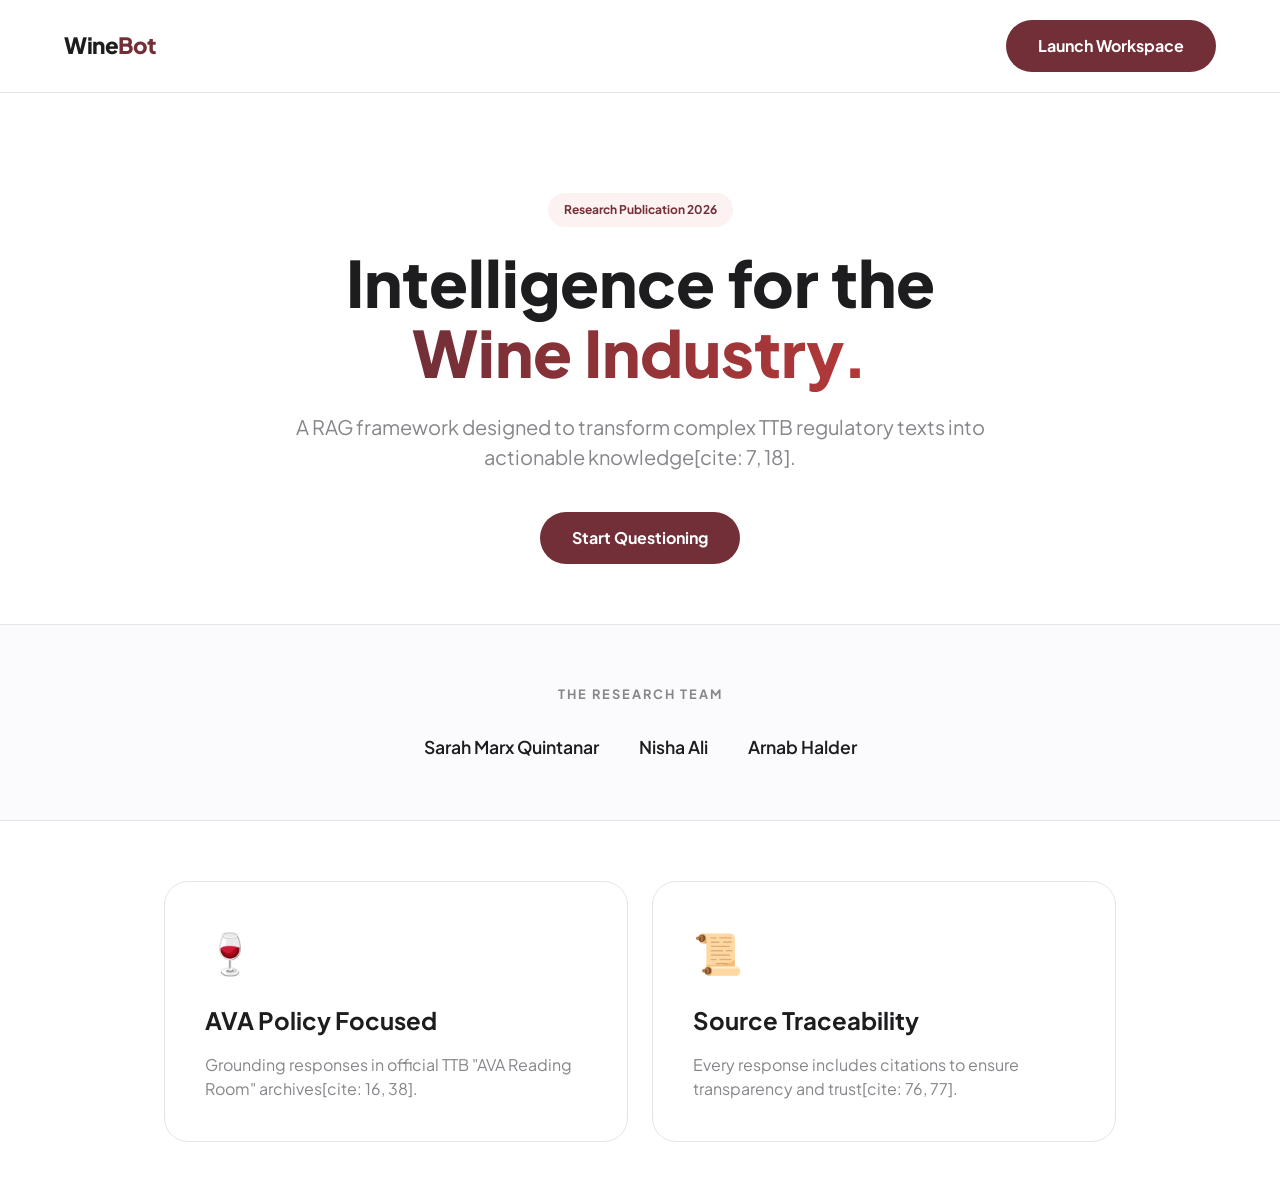
<file: index.html>
<!DOCTYPE html>
<html lang="en">
<head>
    <meta charset="UTF-8">
    <meta name="viewport" content="width=device-width, initial-scale=1.0">
    <title>WineBot | AVA Research</title>
    <link rel="stylesheet" href="styles.css">
    <link href="https://fonts.googleapis.com/css2?family=Plus+Jakarta+Sans:wght@400;600;800&display=swap" rel="stylesheet">
</head>
<body>
    <nav class="navbar">
        <div class="logo">Wine<span>Bot</span></div>
        <a href="chat.html" class="nav-btn">Launch Workspace</a>
    </nav>

    <header class="hero">
        <div class="container">
            <span class="badge">Research Publication 2026</span>
            <h1>Intelligence for the <br><span class="text-gradient">Wine Industry.</span></h1>
            <p class="hero-desc">
                A RAG framework designed to transform complex TTB regulatory texts into actionable knowledge[cite: 7, 18].
            </p>
            <a href="chat.html" class="btn-primary">Start Questioning</a>
        </div>
    </header>

    <section class="research-team">
        <div class="container">
            <h3>The Research Team</h3>
            <div class="team-grid">
                <div class="member">Sarah Marx Quintanar</div>
                <div class="member">Nisha Ali</div>
                <div class="member">Arnab Halder</div>
            </div>
        </div>
    </section>

    <section class="features">
        <div class="container grid-layout">
            <div class="feature-card">
                <div class="icon">🍷</div>
                <h4>AVA Policy Focused</h4>
                <p>Grounding responses in official TTB "AVA Reading Room" archives[cite: 16, 38].</p>
            </div>
            <div class="feature-card">
                <div class="icon">📜</div>
                <h4>Source Traceability</h4>
                <p>Every response includes citations to ensure transparency and trust[cite: 76, 77].</p>
            </div>
        </div>
    </section>
</body>
</html>
</file>
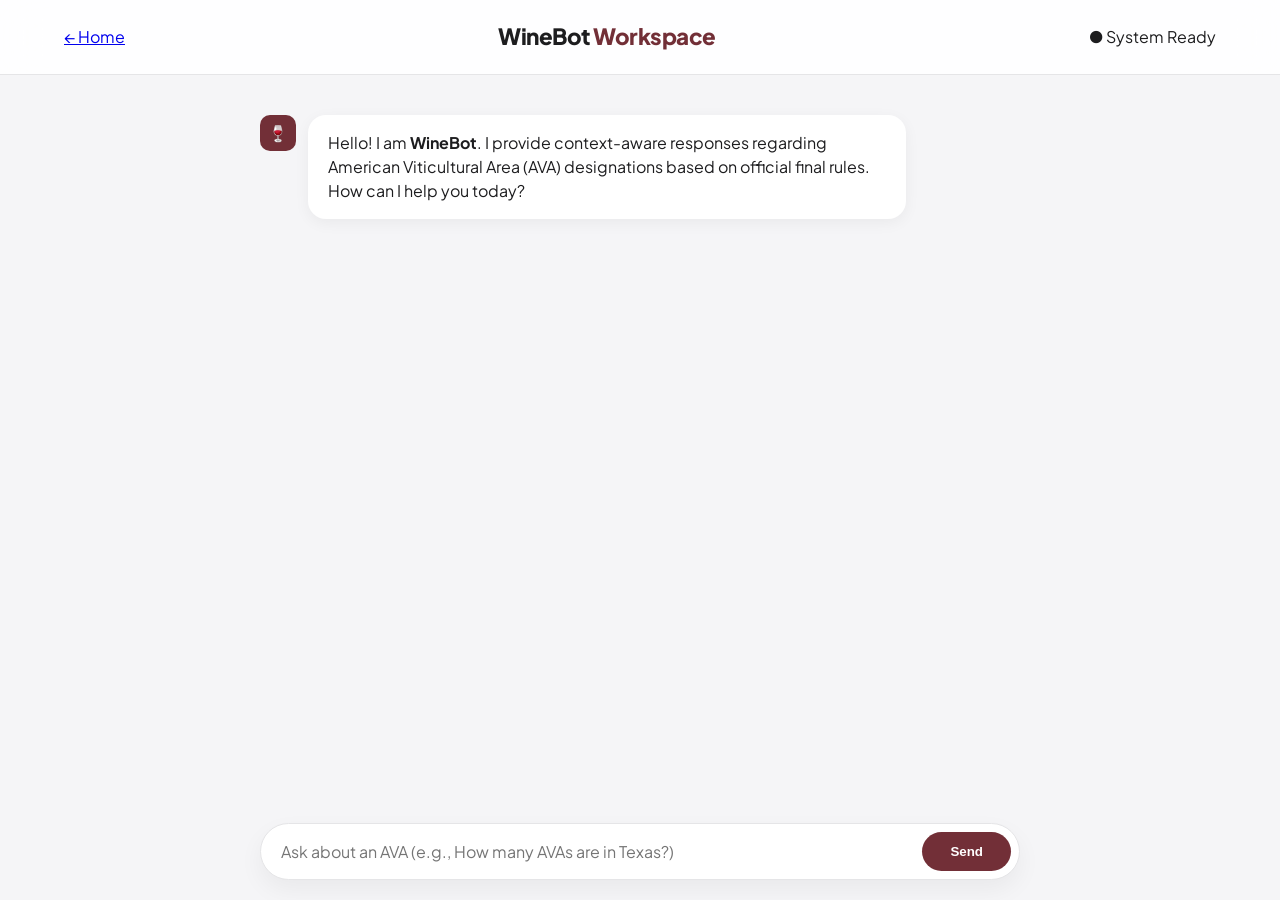
<file: chat.html>
<!DOCTYPE html>
<html lang="en">
<head>
    <meta charset="UTF-8">
    <meta name="viewport" content="width=device-width, initial-scale=1.0">
    <title>WineBot Workspace</title>
    <link rel="stylesheet" href="styles.css">
    <link href="https://fonts.googleapis.com/css2?family=Plus+Jakarta+Sans:wght@400;600&display=swap" rel="stylesheet">
</head>
<body class="app-mode">
    <nav class="app-nav">
        <a href="index.html" class="back-link">← Home</a>
        <div class="app-title">WineBot <span>Workspace</span></div>
        <div class="status">● System Ready</div>
    </nav>

    <main class="chat-container">
        <div id="chat-window" class="chat-window">
            <div class="message bot-msg">
                <div class="avatar">🍷</div>
                <div class="bubble">
                    Hello! I am <strong>WineBot</strong>. I provide context-aware responses regarding American Viticultural Area (AVA) designations based on official final rules. How can I help you today?
                </div>
            </div>
        </div>

        <div class="input-area">
            <div class="input-pill">
                <input type="text" id="user-input" placeholder="Ask about an AVA (e.g., How many AVAs are in Texas?)" autocomplete="off">
                <button id="send-btn">Send</button>
            </div>
        </div>
    </main>

    <script src="chat.js"></script>
</body>
</html>
</file>
<file: styles.css>
:root {
    --wine: #722f37;
    --wine-deep: #4a1d23;
    --slate: #1d1d1f;
    --light-bg: #fbfbfd;
    --white: #ffffff;
    --gray: #86868b;
    --border: #e5e5e7;
}

* { box-sizing: border-box; margin: 0; padding: 0; }

body {
    font-family: 'Plus Jakarta Sans', -apple-system, sans-serif;
    background-color: var(--white);
    color: var(--slate);
    line-height: 1.5;
    -webkit-font-smoothing: antialiased;
}

.container { max-width: 1000px; margin: 0 auto; padding: 0 24px; }

/* Navbar */
.navbar, .app-nav {
    display: flex;
    justify-content: space-between;
    align-items: center;
    padding: 20px 5%;
    background: rgba(255,255,255,0.9);
    backdrop-filter: blur(20px);
    border-bottom: 1px solid var(--border);
    position: sticky;
    top: 0;
    z-index: 100;
}
.logo, .app-title { font-size: 1.4rem; font-weight: 800; letter-spacing: -0.5px; }
.logo span, .app-title span { color: var(--wine); }

/* Hero */
.hero { padding: 100px 0 60px; text-align: center; }
.badge {
    background: #fdf2f2;
    padding: 8px 16px;
    border-radius: 20px;
    font-size: 0.75rem;
    font-weight: 700;
    color: var(--wine);
    display: inline-block;
    margin-bottom: 20px;
}
h1 { font-size: clamp(2.5rem, 8vw, 4rem); line-height: 1.1; font-weight: 800; margin-bottom: 24px; }
.text-gradient {
    background: linear-gradient(to right, var(--wine), #b33939);
    -webkit-background-clip: text;
    -webkit-text-fill-color: transparent;
}
.hero-desc { font-size: 1.25rem; color: var(--gray); max-width: 700px; margin: 0 auto 40px; }

/* Buttons */
.btn-primary, .nav-btn {
    background: var(--wine);
    color: white;
    padding: 14px 32px;
    border-radius: 40px;
    text-decoration: none;
    font-weight: 700;
    display: inline-block;
    transition: transform 0.2s, background 0.2s;
}
.btn-primary:hover { background: var(--wine-deep); transform: translateY(-2px); }

/* Research Team */
.research-team { padding: 60px 0; border-top: 1px solid var(--border); border-bottom: 1px solid var(--border); background: var(--light-bg); }
.research-team h3 { text-align: center; font-size: 0.8rem; text-transform: uppercase; letter-spacing: 2px; color: var(--gray); margin-bottom: 30px; }
.team-grid { display: flex; flex-wrap: wrap; justify-content: center; gap: 40px; font-weight: 600; font-size: 1.1rem; }

/* Features */
.grid-layout { display: grid; grid-template-columns: repeat(auto-fit, minmax(300px, 1fr)); gap: 24px; margin: 60px auto; }
.feature-card { background: var(--white); border: 1px solid var(--border); padding: 40px; border-radius: 24px; text-align: left; }
.feature-card .icon { font-size: 2.5rem; margin-bottom: 20px; }
.feature-card h4 { font-size: 1.5rem; margin-bottom: 15px; }
.feature-card p { color: var(--gray); }

/* Chat Workspace */
.app-mode { background: #f5f5f7; height: 100vh; height: 100dvh; overflow: hidden; display: flex; flex-direction: column; }
.app-mode .app-nav { flex-shrink: 0; }
.chat-container { flex: 1; min-height: 0; display: flex; flex-direction: column; max-width: 800px; margin: 0 auto; width: 100%; position: relative; }
.chat-window { flex: 1; min-height: 0; overflow-y: auto; overscroll-behavior: contain; -webkit-overflow-scrolling: touch; padding: 40px 20px; display: flex; flex-direction: column; gap: 24px; }

.message { display: flex; gap: 12px; max-width: 85%; flex-shrink: 0; min-width: 0; }
.bot-msg { align-self: flex-start; }
.user-msg { align-self: flex-end; flex-direction: row-reverse; }

.avatar { width: 36px; height: 36px; background: var(--wine); color: white; border-radius: 10px; display: flex; align-items: center; justify-content: center; font-weight: 800; flex-shrink: 0; }
.user-msg .avatar { background: var(--slate); }

.bubble { background: white; padding: 16px 20px; border-radius: 18px; box-shadow: 0 4px 15px rgba(0,0,0,0.05); min-width: 0; overflow-wrap: anywhere; }
.user-msg .bubble { background: var(--wine); color: white; }

.source-tag { display: block; margin-top: 12px; font-size: 0.75rem; color: var(--gray); border-top: 1px solid #eee; padding-top: 8px; }

.msg-actions { display: flex; justify-content: flex-end; margin-top: 10px; }
.copy-btn { display: inline-flex; align-items: center; gap: 6px; background: transparent; border: 1px solid var(--border); color: var(--gray); font-family: inherit; font-size: 0.75rem; font-weight: 600; padding: 5px 12px; border-radius: 20px; cursor: pointer; transition: color 0.2s, border-color 0.2s, background 0.2s; }
.copy-btn:hover { color: var(--wine); border-color: var(--wine); background: #fdf2f2; }
.copy-btn.copied { color: #1a7f37; border-color: #1a7f37; background: #f0faf2; }

.input-area { padding: 20px; background: #f5f5f7; flex-shrink: 0; }
.input-pill { background: white; display: flex; padding: 8px 8px 8px 20px; border-radius: 50px; border: 1px solid var(--border); box-shadow: 0 10px 25px rgba(0,0,0,0.05); }
input { border: none; flex: 1; outline: none; font-family: inherit; font-size: 1rem; }
#send-btn { background: var(--wine); color: white; border: none; padding: 12px 28px; border-radius: 40px; font-weight: 700; cursor: pointer; }
</file>
